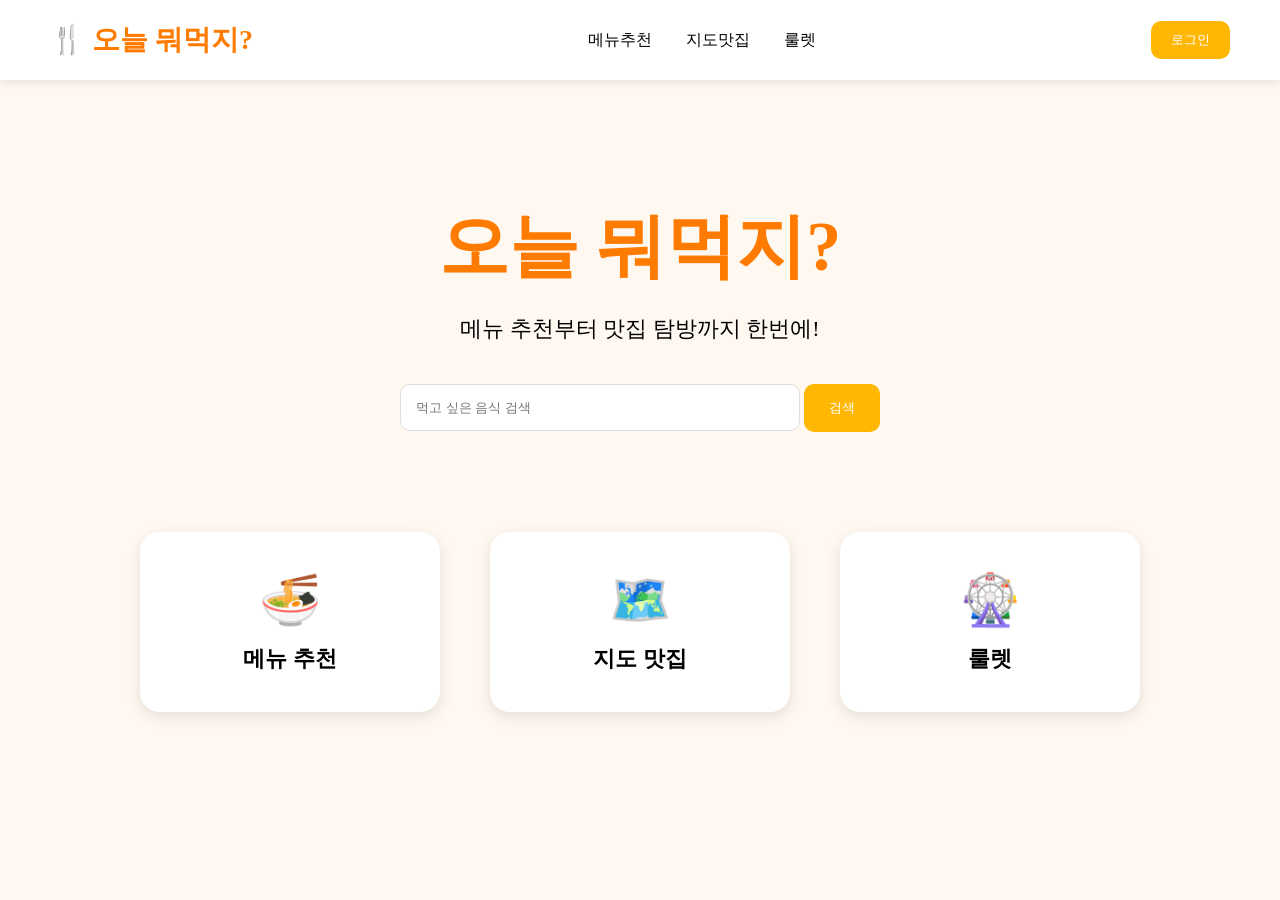
<file: web_front/index.html>
<!DOCTYPE html>
<html lang="ko">

<head>
    <meta charset="UTF-8">
    <title>오늘 뭐먹지?</title>

    <link rel="stylesheet" href="css/common.css">
    <link rel="stylesheet" href="css/index.css">
</head>

<body>

    <header>

        <div class="logo">
            🍴 오늘 뭐먹지?
        </div>

        <nav>
            <a href="#">메뉴추천</a>
            <a href="#">지도맛집</a>
            <a href="#">룰렛</a>
        </nav>

        <button class="login-btn"
            onclick="location.href='login.html'">
            로그인
        </button>

    </header>

    <main>

        <section class="hero">

            <h1>오늘 뭐먹지?</h1>

            <p>
                메뉴 추천부터 맛집 탐방까지 한번에!
            </p>

            <div class="search-box">

                <input
                    type="text"
                    placeholder="먹고 싶은 음식 검색">

                <button>
                    검색
                </button>

            </div>

        </section>

        <section class="service">

            <div class="card">
                🍜
                <h3>메뉴 추천</h3>
            </div>

            <div class="card">
                🗺️
                <h3>지도 맛집</h3>
            </div>

            <div class="card">
                🎡
                <h3>룰렛</h3>
            </div>

        </section>

    </main>

</body>

</html>
</file>
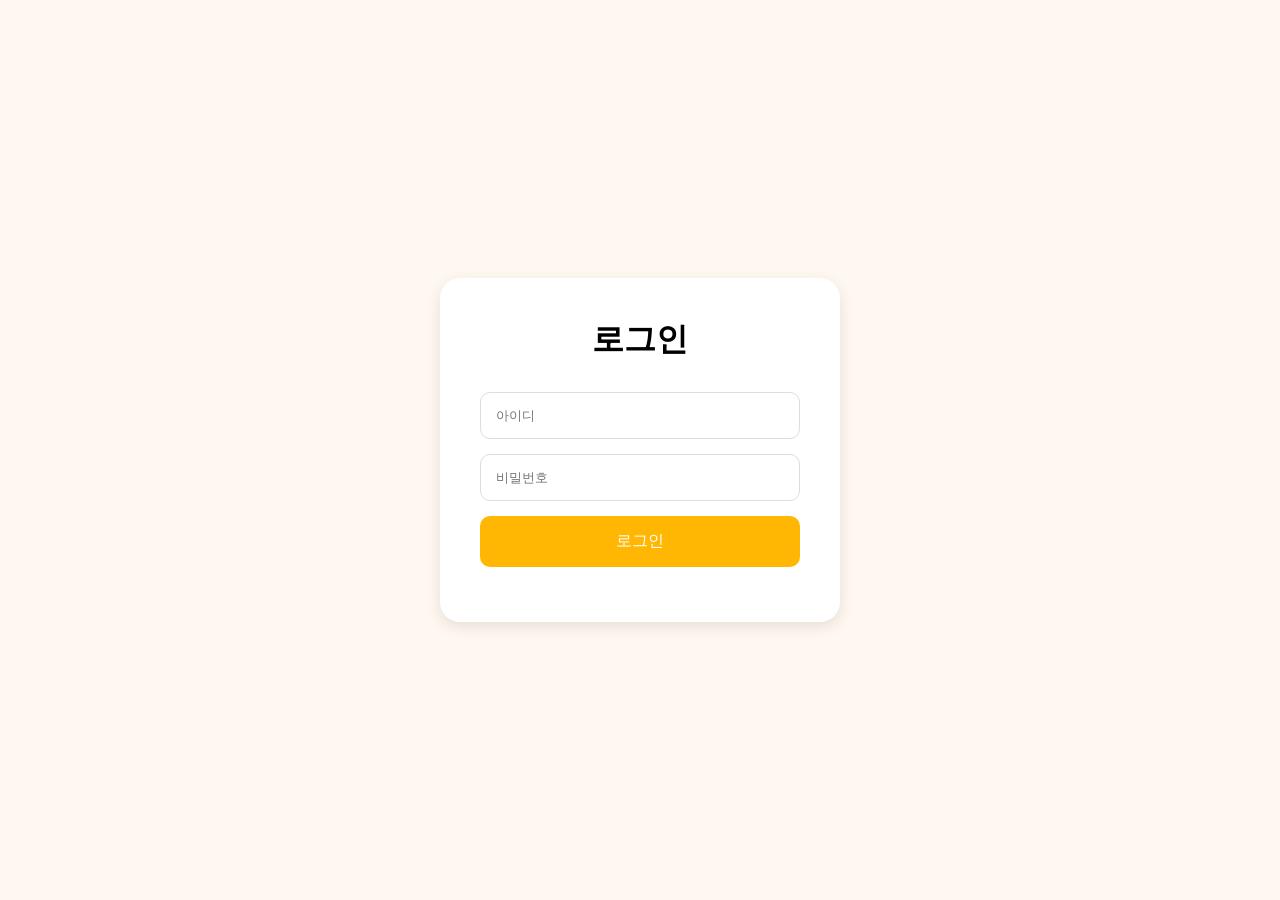
<file: web_front/html/real_login.html>
<!DOCTYPE html>
<html lang="ko">

<head>
    <meta charset="UTF-8">
    <title>로그인</title>

    <link rel="stylesheet" href="../css/real_common.css">
    <link rel="stylesheet" href="../css/real_login.css">
</head>

<body>

    <div class="login-container">

        <div class="login-box">

            <h1>로그인</h1>

            <input
                type="text"
                id="id"
                placeholder="아이디">

            <input
                type="password"
                id="pw"
                placeholder="비밀번호">

            <button onclick="login()">
                로그인
            </button>

            <p id="message"></p>

        </div>

    </div>


</body>

</html>
</file>
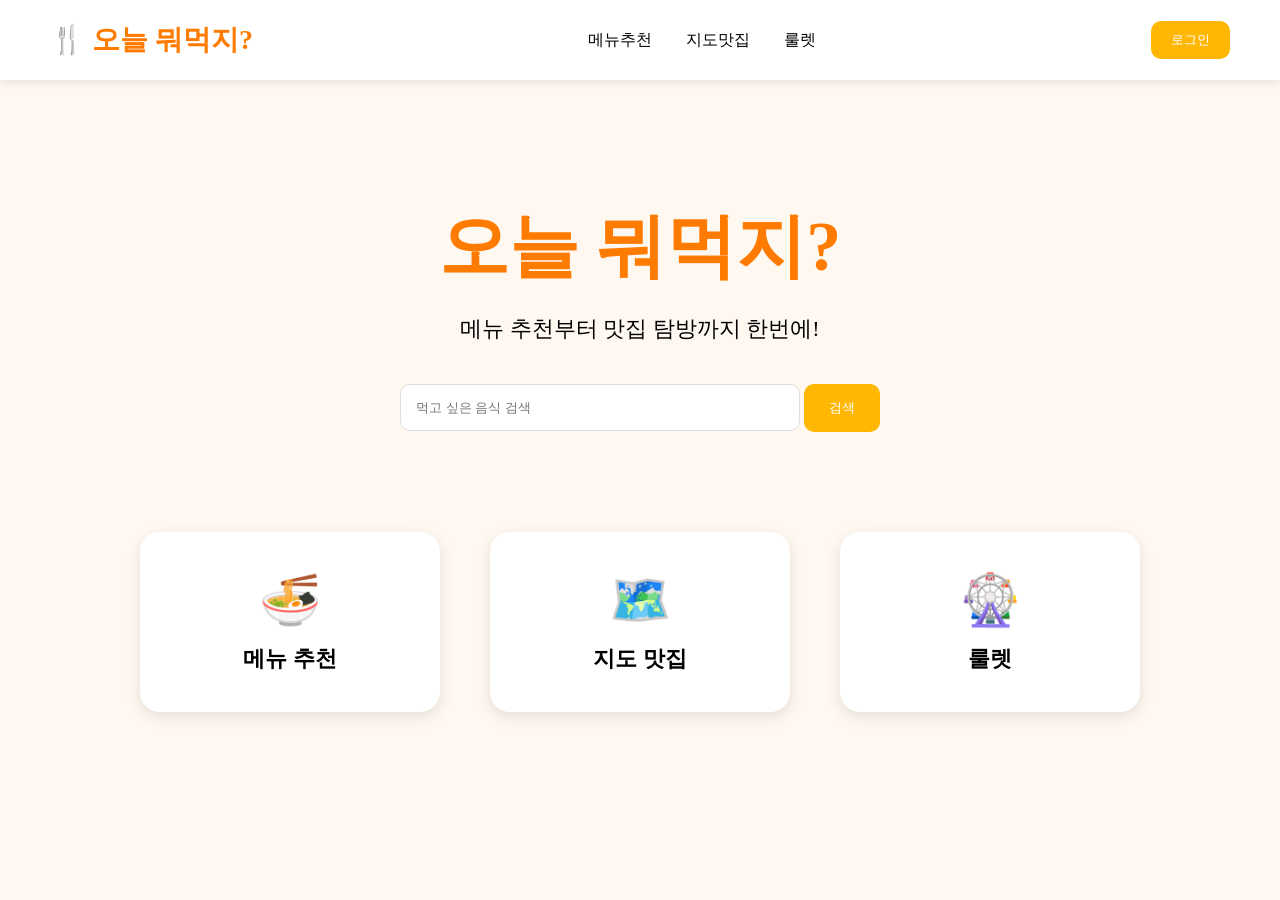
<file: web_front/html/real_main.html>
<!DOCTYPE html>
<html lang="ko">

<head>
    <meta charset="UTF-8">
    <title>오늘 뭐먹지?</title>

    <link rel="stylesheet" href="../css/real_common.css">
    <link rel="stylesheet" href="../css/real_main.css">
</head>

<body>

    <header>

        <div class="logo">
            🍴 오늘 뭐먹지?
        </div>

        <nav>
            <a href="#">메뉴추천</a>
            <a href="#">지도맛집</a>
            <a href="#">룰렛</a>
        </nav>

        <button class="login-btn" onclick="location.href='login.html'">
            로그인
        </button>

    </header>

    <main>

        <section class="hero">

            <h1>오늘 뭐먹지?</h1>

            <p>
                메뉴 추천부터 맛집 탐방까지 한번에!
            </p>

            <div class="search-box">

                <input type="text" placeholder="먹고 싶은 음식 검색">

                <button>
                    검색
                </button>

            </div>

        </section>

        <section class="service">

            <div class="card">
                🍜
                <h3>메뉴 추천</h3>
            </div>

            <div class="card">
                🗺️
                <h3>지도 맛집</h3>
            </div>

            <div class="card">
                🎡
                <h3>룰렛</h3>
            </div>

        </section>

    </main>
</body>

</html>
</file>
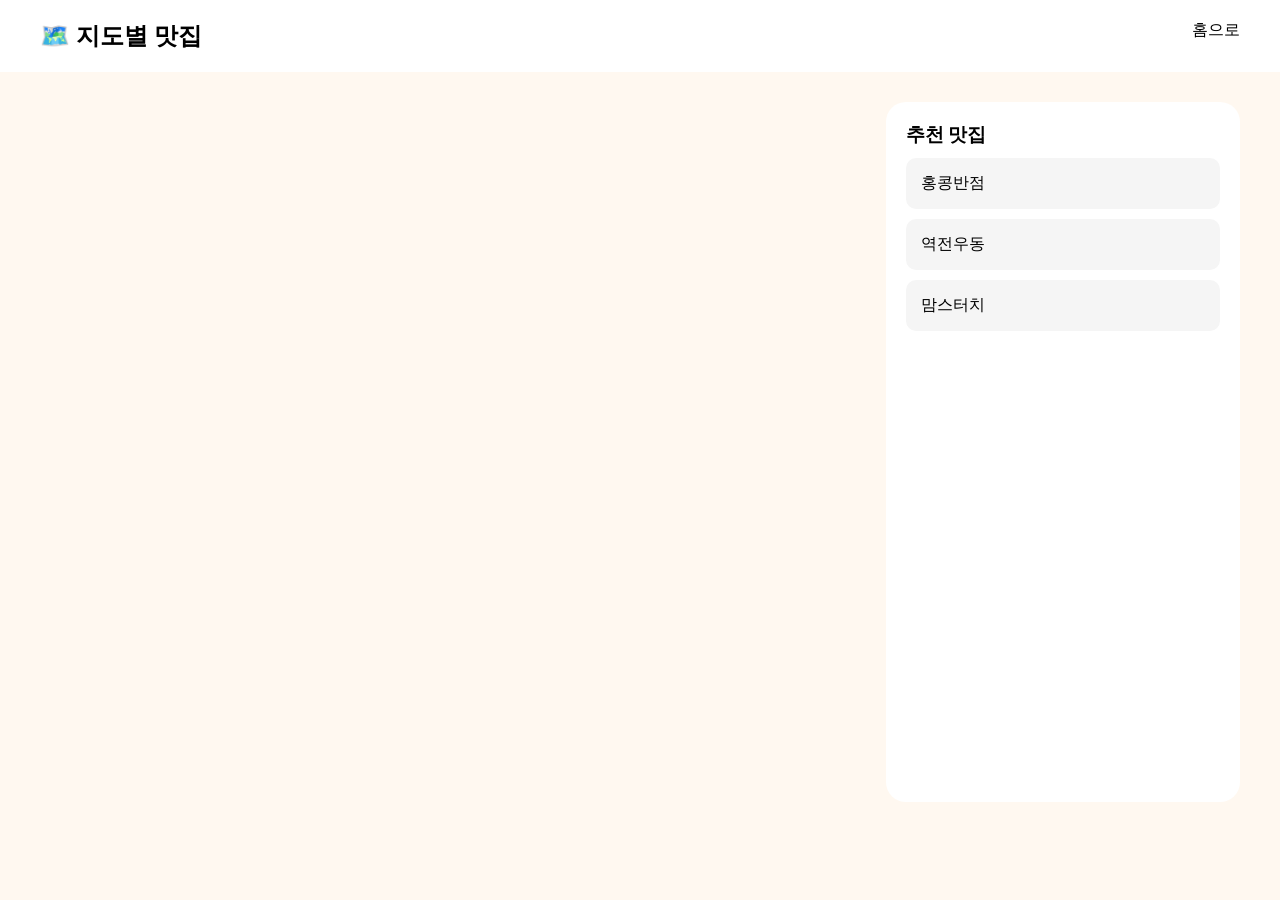
<file: web_front/html/real_map.html>
<!DOCTYPE html>
<html lang="ko">
<head>
<meta charset="UTF-8">

<title>지도 맛집</title>

<link rel="stylesheet"
href="../css/real_common.css">

<link rel="stylesheet"
href="../css/real_map.css">

<script
src="//dapi.kakao.com/v2/maps/sdk.js?appkey=본인앱키">
</script>

</head>
<body>

<header>

<h2>🗺️ 지도별 맛집</h2>

<a href="index.html">
홈으로
</a>

</header>

<div class="map-container">

<div id="map"></div>

<div class="restaurant-list">

<h3>추천 맛집</h3>

<div class="restaurant-card">
홍콩반점
</div>

<div class="restaurant-card">
역전우동
</div>

<div class="restaurant-card">
맘스터치
</div>

</div>

</div>

<script src="../js/map.js"></script>

</body>
</html>
</file>
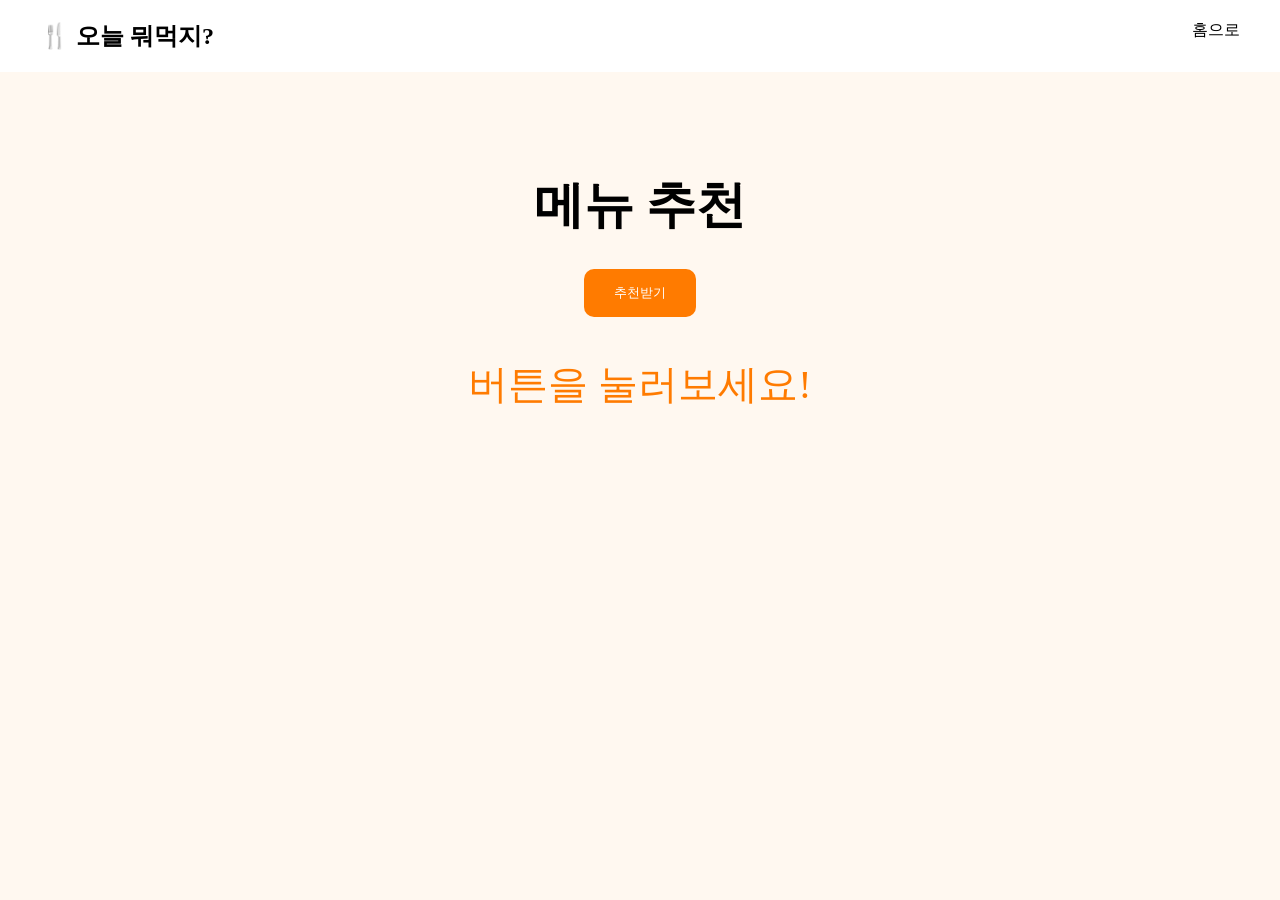
<file: web_front/html/real_recommend.html>
<!DOCTYPE html>
<html lang="ko">
<head>
    <meta charset="UTF-8">
    <title>메뉴 추천</title>

    <link rel="stylesheet" href="../css/real_common.css">
    <link rel="stylesheet" href="../css/real_recommend.css">
</head>
<body>

<header>
    <h2>🍴 오늘 뭐먹지?</h2>

    <a href="index.html">홈으로</a>
</header>

<div class="container">

    <h1>메뉴 추천</h1>

    <button onclick="recommendFood()">
        추천받기
    </button>

    <div id="result">
        버튼을 눌러보세요!
    </div>

</div>

<script src="../js/recommend.js"></script>

</body>
</html>
</file>
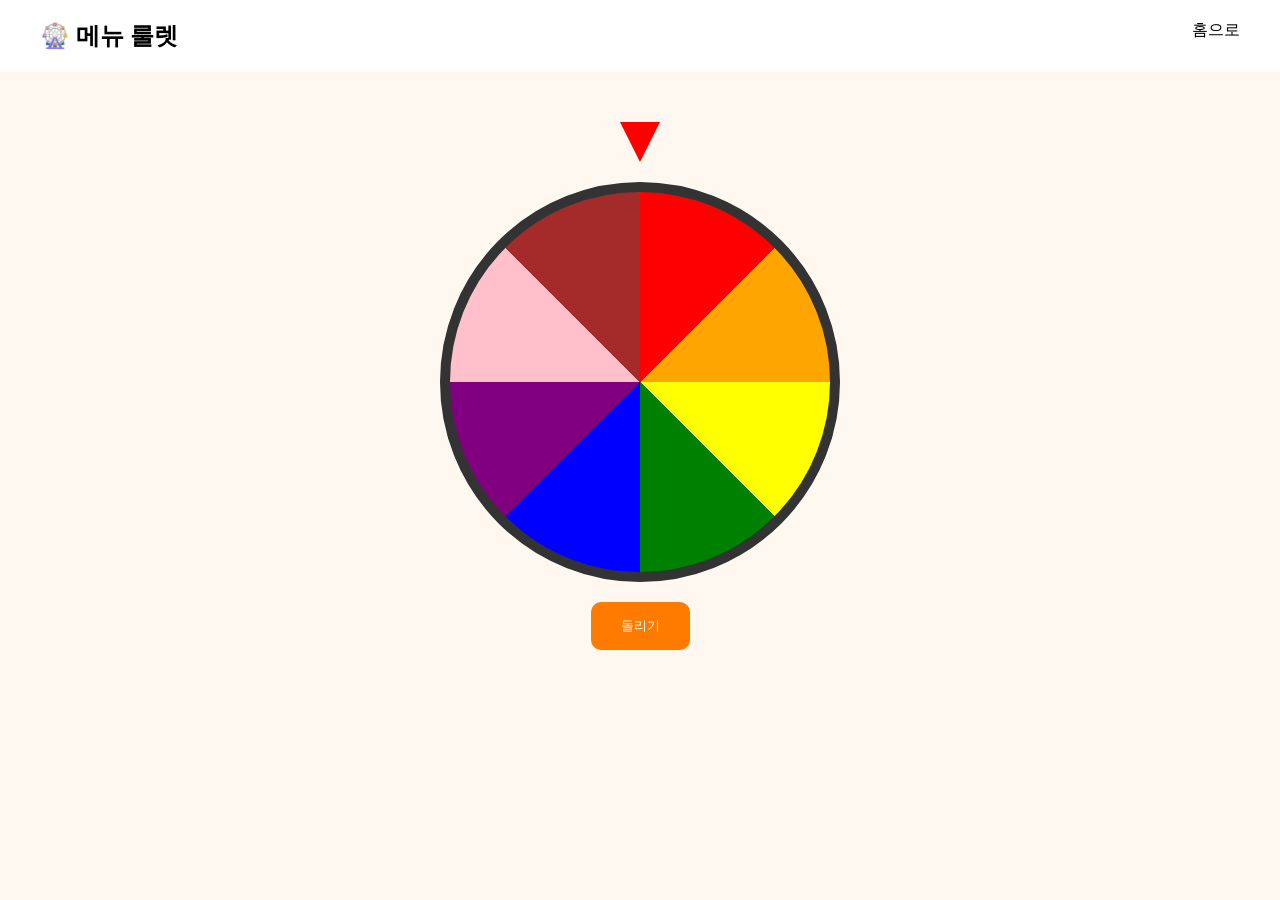
<file: web_front/html/real_roulette.html>
<!DOCTYPE html>
<html lang="ko">
<head>

<meta charset="UTF-8">

<title>룰렛</title>

<link rel="stylesheet"
href="../css/real_common.css">

<link rel="stylesheet"
href="../css/real_roulette.css">

</head>

<body>

<header>

<h2>🎡 메뉴 룰렛</h2>

<a href="index.html">
홈으로
</a>

</header>

<div class="container">

<div class="pointer"></div>

<div id="wheel"></div>

<button onclick="spinWheel()">
돌리기
</button>

<h2 id="result"></h2>

</div>

<script src="../js/roulette.js"></script>

</body>
</html>
</file>
<file: web_front/css/common.css>
*{
    margin:0;
    padding:0;
    box-sizing:border-box;
}

body{
    font-family:'맑은 고딕';
    background:#fff8f0;
}

a{
    text-decoration:none;
    color:black;
}

button{
    cursor:pointer;
}
</file>
<file: web_front/css/index.css>
header{
    height:80px;
    background:white;

    display:flex;
    justify-content:space-between;
    align-items:center;

    padding:0 50px;

    box-shadow:0 2px 10px rgba(0,0,0,.1);
}

.logo{
    font-size:28px;
    font-weight:bold;
    color:#ff7b00;
}

nav a{
    margin:0 15px;
}

.login-btn{
    background:#ffb703;
    color:white;
    border:none;
    padding:10px 20px;
    border-radius:10px;
}

.hero{
    text-align:center;
    margin-top:120px;
}

.hero h1{
    font-size:70px;
    color:#ff7b00;
}

.hero p{
    margin-top:20px;
    font-size:22px;
}

.search-box{
    margin-top:40px;
}

.search-box input{
    width:400px;
    padding:15px;
    border:1px solid #ddd;
    border-radius:10px;
}

.search-box button{
    padding:15px 25px;
    border:none;
    border-radius:10px;
    background:#ffb703;
    color:white;
}

.service{
    width:1000px;
    margin:100px auto;

    display:flex;
    justify-content:space-between;
}

.card{
    width:300px;
    height:180px;

    background:white;

    border-radius:20px;

    display:flex;
    flex-direction:column;
    justify-content:center;
    align-items:center;

    font-size:50px;

    box-shadow:0 5px 15px rgba(0,0,0,.1);
}

.card h3{
    margin-top:15px;
    font-size:22px;
}
</file>
<file: web_front/css/real_common.css>
*{
    margin:0;
    padding:0;
    box-sizing:border-box;
}

body{
    font-family:'맑은 고딕';
    background:#fff8f0;
}

a{
    text-decoration:none;
    color:black;
}

button{
    cursor:pointer;
}
</file>
<file: web_front/css/real_login.css>
.login-container{
    height:100vh;

    display:flex;
    justify-content:center;
    align-items:center;
}

.login-box{

    width:400px;

    background:white;

    padding:40px;

    border-radius:20px;

    box-shadow:0 5px 15px rgba(0,0,0,.1);
}

.login-box h1{
    text-align:center;
    margin-bottom:30px;
}

.login-box input{

    width:100%;

    padding:15px;

    margin-bottom:15px;

    border:1px solid #ddd;

    border-radius:10px;
}

.login-box button{

    width:100%;

    padding:15px;

    border:none;

    border-radius:10px;

    background:#ffb703;

    color:white;

    font-size:16px;
}

#message{
    margin-top:15px;
    text-align:center;
}
</file>
<file: web_front/css/real_main.css>
header{
    height:80px;
    background:white;

    display:flex;
    justify-content:space-between;
    align-items:center;

    padding:0 50px;

    box-shadow:0 2px 10px rgba(0,0,0,.1);
}

.logo{
    font-size:28px;
    font-weight:bold;
    color:#ff7b00;
}

nav a{
    margin:0 15px;
}

.login-btn{
    background:#ffb703;
    color:white;
    border:none;
    padding:10px 20px;
    border-radius:10px;
}

.hero{
    text-align:center;
    margin-top:120px;
}

.hero h1{
    font-size:70px;
    color:#ff7b00;
}

.hero p{
    margin-top:20px;
    font-size:22px;
}

.search-box{
    margin-top:40px;
}

.search-box input{
    width:400px;
    padding:15px;
    border:1px solid #ddd;
    border-radius:10px;
}

.search-box button{
    padding:15px 25px;
    border:none;
    border-radius:10px;
    background:#ffb703;
    color:white;
}

.service{
    width:1000px;
    margin:100px auto;

    display:flex;
    justify-content:space-between;
}

.card{
    width:300px;
    height:180px;

    background:white;

    border-radius:20px;

    display:flex;
    flex-direction:column;
    justify-content:center;
    align-items:center;

    font-size:50px;

    box-shadow:0 5px 15px rgba(0,0,0,.1);
}

.card h3{
    margin-top:15px;
    font-size:22px;
}
</file>
<file: web_front/css/real_map.css>
header{
    background:white;
    padding:20px 40px;

    display:flex;
    justify-content:space-between;
}

.map-container{

    display:flex;

    width:1200px;

    margin:30px auto;

    gap:20px;
}

#map{

    width:70%;
    height:700px;

    border-radius:20px;
}

.restaurant-list{

    width:30%;

    background:white;

    padding:20px;

    border-radius:20px;
}

.restaurant-card{

    padding:15px;

    margin-top:10px;

    background:#f5f5f5;

    border-radius:10px;
}
</file>
<file: web_front/css/real_recommend.css>
header{
    background:white;
    padding:20px 40px;
    display:flex;
    justify-content:space-between;
}

.container{
    text-align:center;
    margin-top:100px;
}

.container h1{
    font-size:50px;
}

.container button{
    margin-top:30px;
    padding:15px 30px;
    border:none;
    border-radius:10px;
    background:#ff7b00;
    color:white;
}

#result{
    margin-top:40px;
    font-size:40px;
    color:#ff7b00;
}
</file>
<file: web_front/css/real_roulette.css>
header{
    background:white;
    padding:20px 40px;

    display:flex;
    justify-content:space-between;
}

.container{
    text-align:center;
    margin-top:50px;
}

.pointer{

    width:0;
    height:0;

    margin:auto;

    border-left:20px solid transparent;
    border-right:20px solid transparent;
    border-top:40px solid red;
}

#wheel{

    width:400px;
    height:400px;

    border-radius:50%;

    margin:20px auto;

    border:10px solid #333;

    transition:4s;

    background:
    conic-gradient(
        red 0deg 45deg,
        orange 45deg 90deg,
        yellow 90deg 135deg,
        green 135deg 180deg,
        blue 180deg 225deg,
        purple 225deg 270deg,
        pink 270deg 315deg,
        brown 315deg 360deg
    );
}

button{

    padding:15px 30px;

    border:none;

    background:#ff7b00;

    color:white;

    border-radius:10px;
}

#result{
    margin-top:30px;
}
</file>
